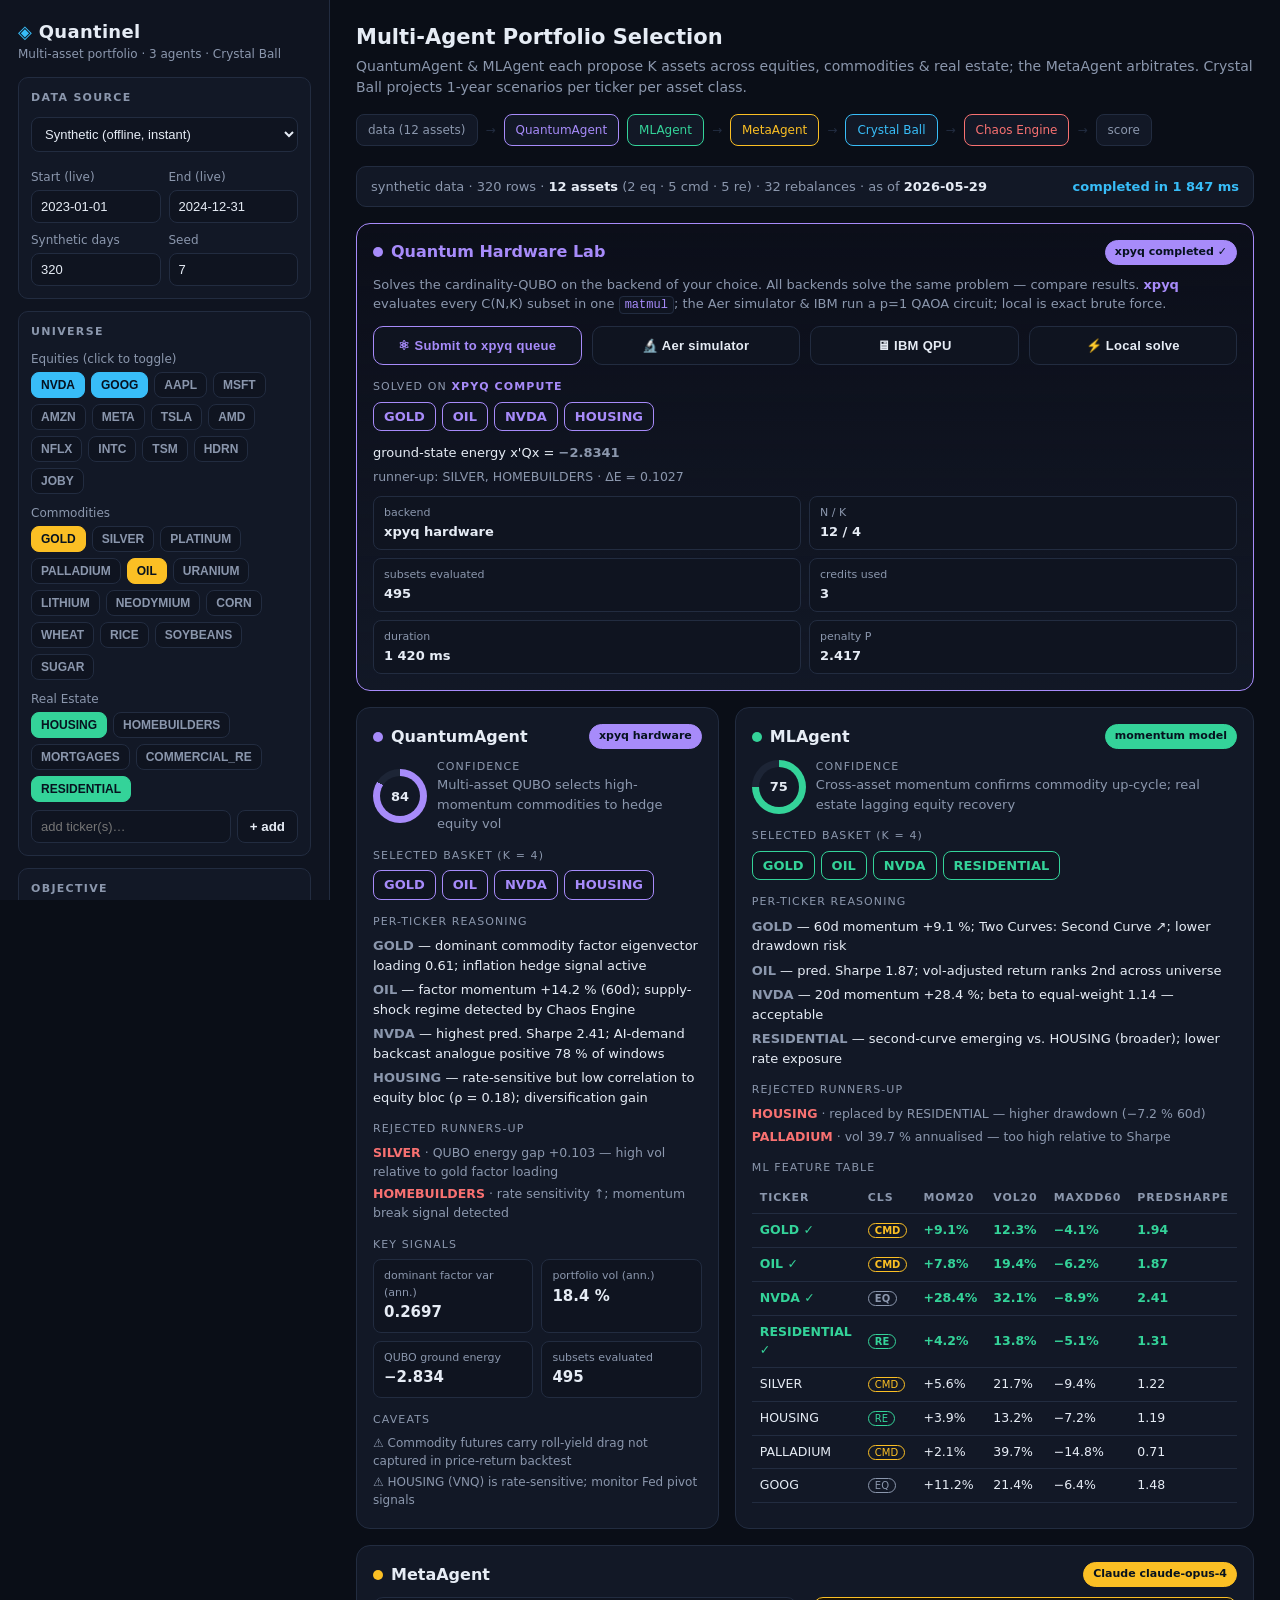
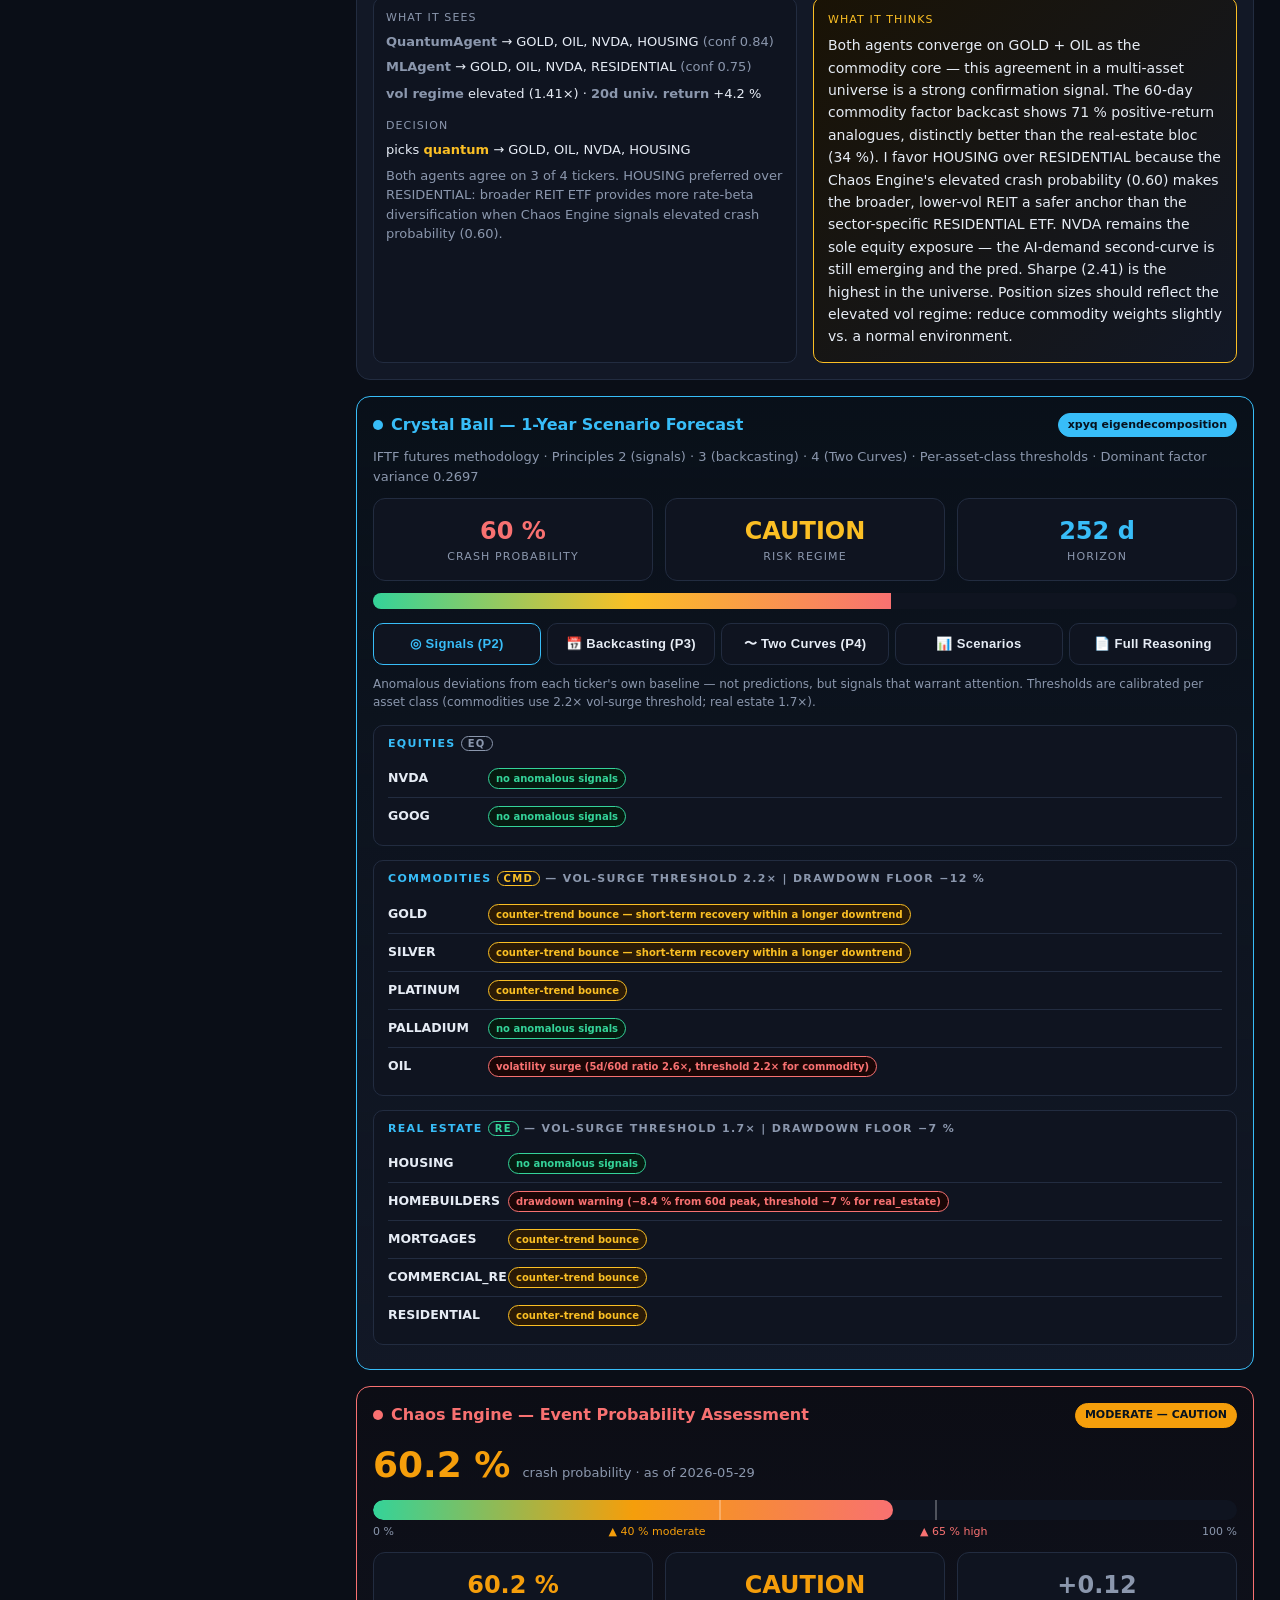
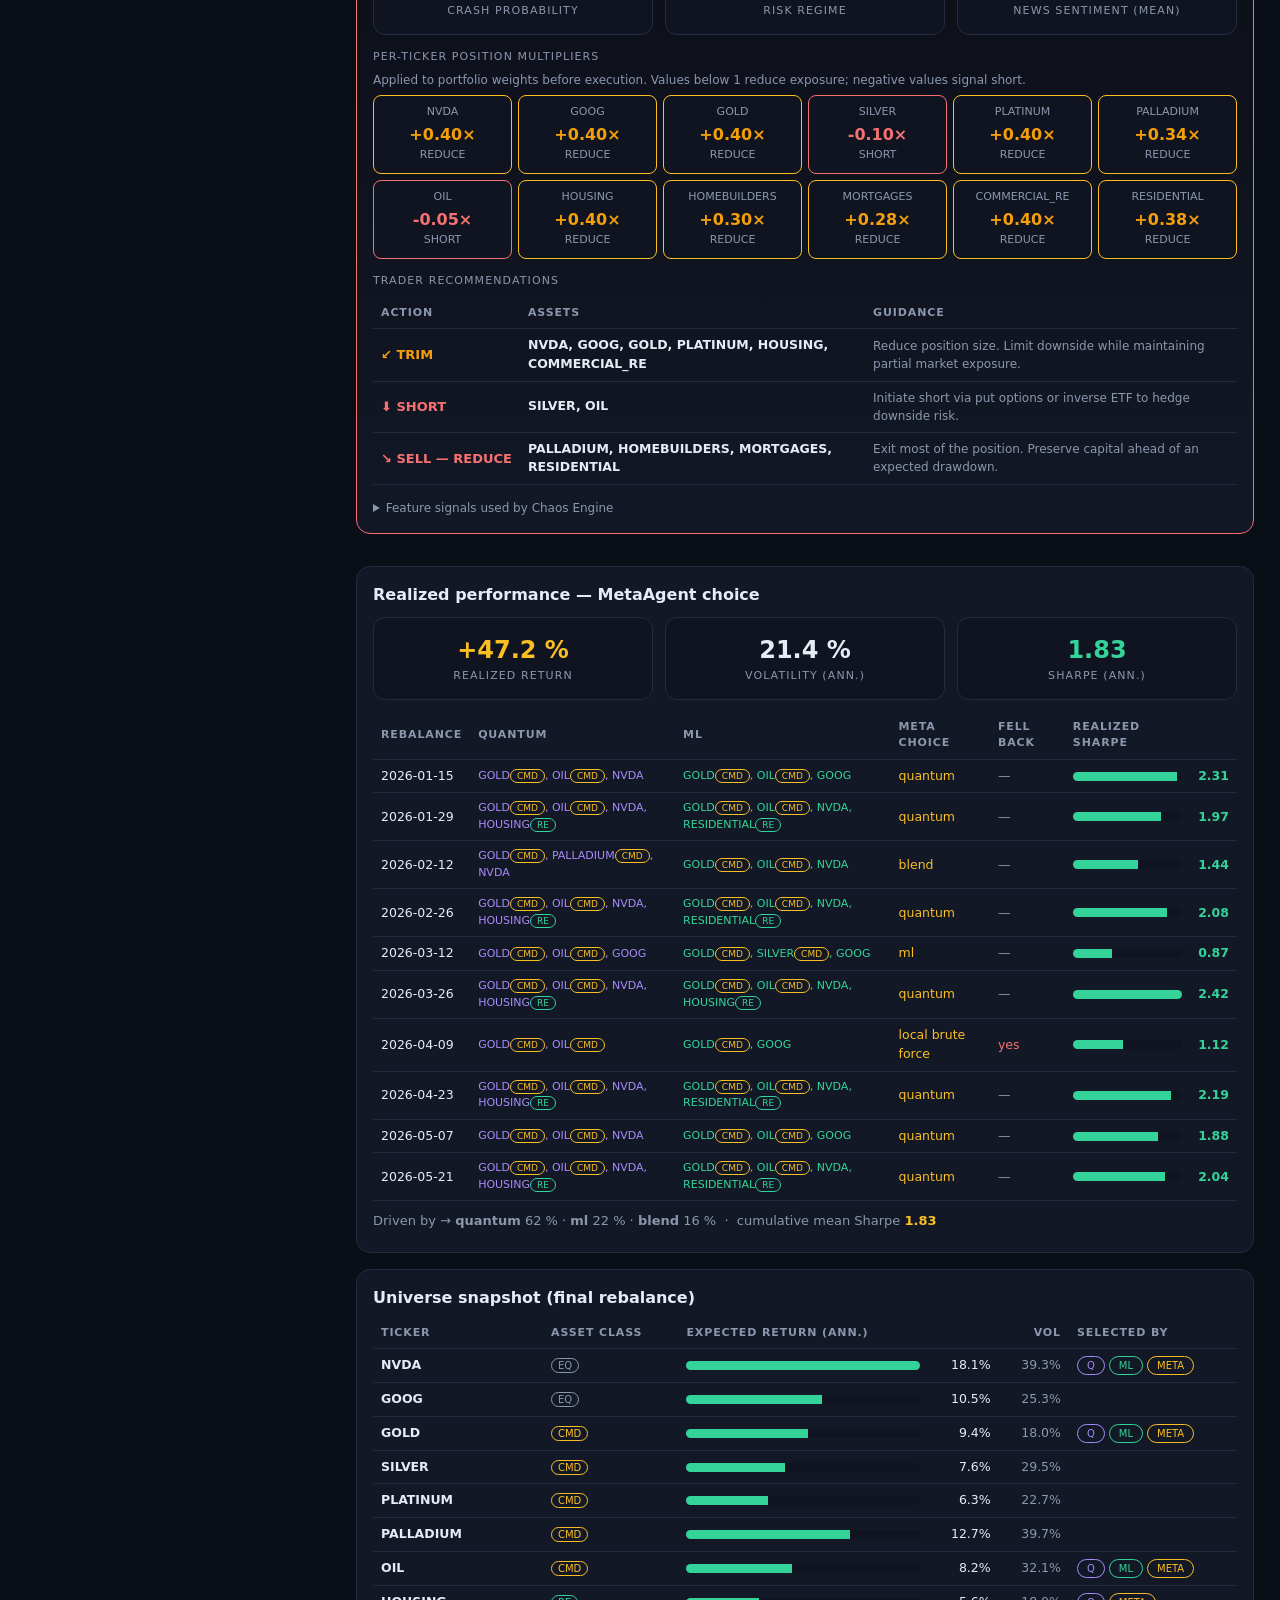
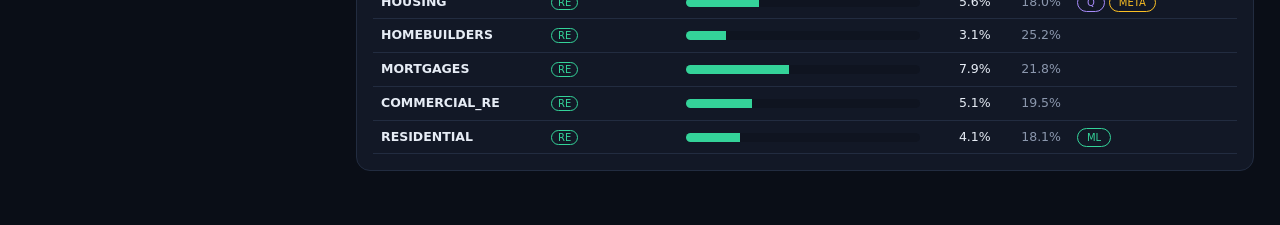
<file: frontend/mockup.html>
<!doctype html>
<html lang="en">
<head>
<meta charset="utf-8"/>
<meta name="viewport" content="width=device-width, initial-scale=1"/>
<title>Quantinel — UI Mockup (Multi-Asset + Crystal Ball)</title>
<link rel="stylesheet" href="css/style.css"/>
</head>
<body>
<div class="wrap">
<!-- ==================== SIDEBAR ==================== -->
<aside class="side">
  <div class="brand"><b>◈</b> Quantinel</div>
  <div class="sub-tag">Multi-asset portfolio · 3 agents · Crystal Ball</div>

  <div class="grp">
    <h4>Data source</h4>
    <select>
      <option selected>Synthetic (offline, instant)</option>
      <option>Live (yfinance)</option>
    </select>
    <div class="row" style="margin-top:8px">
      <div><label>Start (live)</label><input value="2023-01-01"/></div>
      <div><label>End (live)</label><input value="2024-12-31"/></div>
    </div>
    <div class="row">
      <div><label>Synthetic days</label><input type="number" value="320"/></div>
      <div><label>Seed</label><input type="number" value="7"/></div>
    </div>
  </div>

  <div class="grp">
    <h4>Universe</h4>

    <label>Equities <span style="font-weight:400;color:var(--mut)">(click to toggle)</span></label>
    <div id="tk_btns" class="tkwrap">
      <!-- filled by JS -->
    </div>

    <label style="margin-top:10px">Commodities</label>
    <div id="cm_btns" class="tkwrap"></div>

    <label style="margin-top:10px">Real Estate</label>
    <div id="re_btns" class="tkwrap"></div>

    <div style="display:grid;grid-template-columns:1fr auto;gap:6px;margin-top:8px">
      <input placeholder="add ticker(s)…"/>
      <button style="border:1px solid var(--line);background:var(--panel2);color:var(--ink);
        border-radius:8px;padding:0 12px;cursor:pointer;font-weight:700">+ add</button>
    </div>
  </div>

  <div class="grp">
    <h4>Objective</h4>
    <label>Cardinality K <span class="val" id="Kv">4</span></label>
    <input id="K" type="range" min="1" max="12" value="4"/>
    <label>Risk aversion λ <span class="val" id="lamv">4.0</span></label>
    <input id="lam" type="range" min="0" max="20" step="0.5" value="4"/>
    <label>QUBO penalty P</label>
    <input value="auto"/>
  </div>

  <div class="grp">
    <h4>Walk-forward</h4>
    <label>Rebalance every <span class="val" id="rebv">10</span> d</label>
    <input id="reb" type="range" min="1" max="30" value="10"/>
    <label>Lookback <span class="val" id="lbv">120</span> d</label>
    <input id="lb" type="range" min="20" max="252" value="120"/>
    <label>Holding period <span class="val" id="hpv">5</span> d</label>
    <input id="hp" type="range" min="1" max="20" value="5"/>
  </div>

  <div class="grp">
    <h4>Crystal Ball <span class="info" title="Scenario forecaster — fuses Chaos Engine tail-risk with xpyq eigendecomposition">?</span></h4>
    <div class="chk"><input type="checkbox" id="cb_on" checked/><span>Enable Crystal Ball forecast</span></div>
    <label>Horizon</label>
    <select id="cb_horizon">
      <option value="63">3 months (63 d)</option>
      <option value="126">6 months (126 d)</option>
      <option value="252" selected>1 year (252 d)</option>
      <option value="504">2 years (504 d)</option>
    </select>
    <label>Vol-surge threshold (equity) <span class="val" id="vsv">1.8</span>×</label>
    <input id="vs" type="range" min="1.2" max="3.0" step="0.1" value="1.8"/>
    <label>Drawdown warning floor (equity) <span class="val" id="ddv">8</span>%</label>
    <input id="dd" type="range" min="3" max="20" value="8"/>
  </div>

  <div class="grp">
    <h4>Quantum backend</h4>
    <div class="chk"><input type="checkbox" checked/><span>Use xpyq in pipeline</span></div>
    <label>Poll budget <span class="val">60</span>s</label>
    <input type="range" min="10" max="180" value="60"/>
  </div>

  <div class="grp">
    <h4>Meta backend</h4>
    <div class="chk"><input type="checkbox" checked/><span>Use Claude (Anthropic)</span></div>
    <div class="chk"><input type="checkbox"/><span>Force deterministic</span></div>
  </div>

  <div class="grp" style="border-color:#f8717166">
    <h4 style="color:#f87171">Chaos Engine</h4>
    <div class="chk"><input type="checkbox" id="chaos_toggle" checked/><span>Enable event-probability assessment</span></div>
    <label>Lookback <span class="val" id="chlbv">120</span> d</label>
    <input id="chaos_lookback_s" type="range" min="30" max="252" value="120"/>
    <label>Crash threshold <span class="val" id="chthv">−4.0</span>%</label>
    <input id="chaos_thresh_s" type="range" min="-15" max="-1" step="0.5" value="-4"/>
    <label>Crash horizon <span class="val" id="chhzv">5</span> d</label>
    <input id="chaos_hz_s" type="range" min="1" max="20" value="5"/>
    <div class="sub-tag" style="margin:6px 0 0">Bayesian crash-probability estimate fused with live news sentiment. Outputs per-ticker position multipliers.</div>
  </div>

  <button class="run" id="run_btn">▶ Run pipeline</button>

  <div class="pills" style="margin-top:10px">
    <span class="pill on xpyq-on">xpyq 1 420 cr</span>
    <span class="pill on ibm-on">IBM BYOK</span>
    <span class="pill on cl-on">Claude ready</span>
    <span class="pill">OpenRouter off</span>
  </div>
</aside>

<!-- ==================== MAIN ==================== -->
<main class="main">
  <h2>Multi-Agent Portfolio Selection</h2>
  <div class="page-sub">QuantumAgent &amp; MLAgent each propose K assets across equities, commodities &amp; real estate;
    the MetaAgent arbitrates. Crystal Ball projects 1-year scenarios per ticker per asset class.</div>

  <!-- pipeline flow -->
  <div class="flow">
    <span class="node">data (12 assets)</span>
    <span class="arrow">→</span>
    <span class="node q">QuantumAgent</span>
    <span class="node m">MLAgent</span>
    <span class="arrow">→</span>
    <span class="node x">MetaAgent</span>
    <span class="arrow">→</span>
    <span class="node cb">Crystal Ball</span>
    <span class="arrow">→</span>
    <span class="node" id="flow_chaos" style="border-color:#f87171;color:#f87171">Chaos Engine</span>
    <span class="arrow" id="flow_chaos_arrow">→</span>
    <span class="node">score</span>
  </div>

  <!-- ===== data summary strip ===== -->
  <div id="data_strip" style="color:var(--mut);font-size:13px;margin-bottom:16px;
    background:var(--panel);border:1px solid var(--line);border-radius:10px;padding:10px 14px">
    synthetic data · 320 rows · <b style="color:var(--ink)">12 assets</b>
    (2 eq · 5 cmd · 5 re) · 32 rebalances · as of <b style="color:var(--ink)">2026-05-29</b>
    <span style="float:right;color:var(--accent);font-weight:700">completed in 1 847 ms</span>
  </div>

  <!-- ===== Quantum Hardware Lab ===== -->
  <div class="card full lab" id="lab" style="margin-bottom:16px">
    <div class="chead">
      <div class="ctitle" style="color:var(--quantum)">
        <span class="dot" style="background:var(--quantum)"></span>Quantum Hardware Lab
      </div>
      <span class="badge live q-live">xpyq completed ✓</span>
    </div>
    <div class="reason" style="color:var(--mut);margin-bottom:12px">
      Solves the cardinality-QUBO on the backend of your choice. All backends solve the same
      problem — compare results. <b style="color:var(--quantum)">xpyq</b> evaluates every
      C(N,K) subset in one <code style="color:var(--quantum)">matmul</code>;
      the Aer simulator &amp; IBM run a p=1 QAOA circuit; local is exact brute force.
    </div>
    <div style="display:flex;gap:10px;flex-wrap:wrap">
      <button class="run alt" id="btn_xpyq" style="border-color:var(--quantum);color:var(--quantum)">⚛ Submit to xpyq queue</button>
      <button class="run alt" id="btn_sim">🔬 Aer simulator</button>
      <button class="run alt" id="btn_ibm">🖥 IBM QPU</button>
      <button class="run alt" id="btn_local">⚡ Local solve</button>
    </div>
    <!-- result pane -->
    <div id="lab_result" style="margin-top:14px">
      <div class="lbl" style="margin-top:0">solved on <b style="color:var(--quantum)">xpyq compute</b></div>
      <div class="chips">
        <span class="chip" style="border-color:var(--quantum);color:var(--quantum)">GOLD</span>
        <span class="chip" style="border-color:var(--quantum);color:var(--quantum)">OIL</span>
        <span class="chip" style="border-color:var(--quantum);color:var(--quantum)">NVDA</span>
        <span class="chip" style="border-color:var(--quantum);color:var(--quantum)">HOUSING</span>
      </div>
      <div class="reason">ground-state energy x'Qx = <b>−2.8341</b></div>
      <div class="rej">runner-up: SILVER, HOMEBUILDERS · ΔE = 0.1027</div>
      <div class="sigs" style="margin-top:10px">
        <div class="sig"><div class="k">backend</div><div class="v" style="font-size:13px">xpyq hardware</div></div>
        <div class="sig"><div class="k">N / K</div><div class="v" style="font-size:13px">12 / 4</div></div>
        <div class="sig"><div class="k">subsets evaluated</div><div class="v" style="font-size:13px">495</div></div>
        <div class="sig"><div class="k">credits used</div><div class="v" style="font-size:13px">3</div></div>
        <div class="sig"><div class="k">duration</div><div class="v" style="font-size:13px">1 420 ms</div></div>
        <div class="sig"><div class="k">penalty P</div><div class="v" style="font-size:13px">2.417</div></div>
      </div>
    </div>
  </div>

  <!-- ===== Agent cards ===== -->
  <div class="cards" id="agent_cards">
    <!-- Quantum Agent -->
    <div class="card q">
      <div class="chead">
        <div class="ctitle"><span class="dot"></span>QuantumAgent</div>
        <span class="badge live q-live">xpyq hardware</span>
      </div>
      <div class="gauge">
        <div class="ring" style="background:conic-gradient(var(--quantum) 302deg,#1d2536 0)">
          <div style="width:40px;height:40px;border-radius:50%;background:var(--panel);
            display:grid;place-items:center">84</div>
        </div>
        <div>
          <div class="lbl" style="margin:0">confidence</div>
          <div style="font-size:13px;color:var(--mut)">Multi-asset QUBO selects high-momentum
            commodities to hedge equity vol</div>
        </div>
      </div>
      <div class="lbl">selected basket (K = 4)</div>
      <div class="chips">
        <span class="chip">GOLD</span>
        <span class="chip">OIL</span>
        <span class="chip">NVDA</span>
        <span class="chip">HOUSING</span>
      </div>
      <div class="lbl">per-ticker reasoning</div>
      <div class="reason"><b>GOLD</b> — dominant commodity factor eigenvector loading 0.61; inflation hedge signal active</div>
      <div class="reason"><b>OIL</b> — factor momentum +14.2 % (60d); supply-shock regime detected by Chaos Engine</div>
      <div class="reason"><b>NVDA</b> — highest pred. Sharpe 2.41; AI-demand backcast analogue positive 78 % of windows</div>
      <div class="reason"><b>HOUSING</b> — rate-sensitive but low correlation to equity bloc (ρ = 0.18); diversification gain</div>
      <div class="lbl">rejected runners-up</div>
      <div class="rej"><b>SILVER</b> · QUBO energy gap +0.103 — high vol relative to gold factor loading</div>
      <div class="rej"><b>HOMEBUILDERS</b> · rate sensitivity ↑; momentum break signal detected</div>
      <div class="lbl">key signals</div>
      <div class="sigs">
        <div class="sig"><div class="k">dominant factor var (ann.)</div><div class="v">0.2697</div></div>
        <div class="sig"><div class="k">portfolio vol (ann.)</div><div class="v">18.4 %</div></div>
        <div class="sig"><div class="k">QUBO ground energy</div><div class="v">−2.834</div></div>
        <div class="sig"><div class="k">subsets evaluated</div><div class="v">495</div></div>
      </div>
      <div class="lbl">caveats</div>
      <div class="cav">⚠ Commodity futures carry roll-yield drag not captured in price-return backtest</div>
      <div class="cav">⚠ HOUSING (VNQ) is rate-sensitive; monitor Fed pivot signals</div>
    </div>

    <!-- ML Agent -->
    <div class="card ml">
      <div class="chead">
        <div class="ctitle"><span class="dot"></span>MLAgent</div>
        <span class="badge live m-live">momentum model</span>
      </div>
      <div class="gauge">
        <div class="ring" style="background:conic-gradient(var(--ml) 270deg,#1d2536 0)">
          <div style="width:40px;height:40px;border-radius:50%;background:var(--panel);
            display:grid;place-items:center">75</div>
        </div>
        <div>
          <div class="lbl" style="margin:0">confidence</div>
          <div style="font-size:13px;color:var(--mut)">Cross-asset momentum confirms
            commodity up-cycle; real estate lagging equity recovery</div>
        </div>
      </div>
      <div class="lbl">selected basket (K = 4)</div>
      <div class="chips">
        <span class="chip">GOLD</span>
        <span class="chip">OIL</span>
        <span class="chip">NVDA</span>
        <span class="chip">RESIDENTIAL</span>
      </div>
      <div class="lbl">per-ticker reasoning</div>
      <div class="reason"><b>GOLD</b> — 60d momentum +9.1 %; Two Curves: Second Curve ↗; lower drawdown risk</div>
      <div class="reason"><b>OIL</b> — pred. Sharpe 1.87; vol-adjusted return ranks 2nd across universe</div>
      <div class="reason"><b>NVDA</b> — 20d momentum +28.4 %; beta to equal-weight 1.14 — acceptable</div>
      <div class="reason"><b>RESIDENTIAL</b> — second-curve emerging vs. HOUSING (broader); lower rate exposure</div>
      <div class="lbl">rejected runners-up</div>
      <div class="rej"><b>HOUSING</b> · replaced by RESIDENTIAL — higher drawdown (−7.2 % 60d)</div>
      <div class="rej"><b>PALLADIUM</b> · vol 39.7 % annualised — too high relative to Sharpe</div>
      <div class="lbl">ML feature table</div>
      <table style="margin-top:6px">
        <thead><tr><th>ticker</th><th>cls</th><th>mom20</th><th>vol20</th><th>maxDD60</th><th>predSharpe</th></tr></thead>
        <tbody>
          <tr style="color:var(--ml);font-weight:700"><td>GOLD ✓</td><td><span class="cls-cmd">CMD</span></td><td>+9.1%</td><td>12.3%</td><td>−4.1%</td><td>1.94</td></tr>
          <tr style="color:var(--ml);font-weight:700"><td>OIL ✓</td><td><span class="cls-cmd">CMD</span></td><td>+7.8%</td><td>19.4%</td><td>−6.2%</td><td>1.87</td></tr>
          <tr style="color:var(--ml);font-weight:700"><td>NVDA ✓</td><td><span class="cls-eq">EQ</span></td><td>+28.4%</td><td>32.1%</td><td>−8.9%</td><td>2.41</td></tr>
          <tr style="color:var(--ml);font-weight:700"><td>RESIDENTIAL ✓</td><td><span class="cls-re">RE</span></td><td>+4.2%</td><td>13.8%</td><td>−5.1%</td><td>1.31</td></tr>
          <tr><td>SILVER</td><td><span class="cls-cmd">CMD</span></td><td>+5.6%</td><td>21.7%</td><td>−9.4%</td><td>1.22</td></tr>
          <tr><td>HOUSING</td><td><span class="cls-re">RE</span></td><td>+3.9%</td><td>13.2%</td><td>−7.2%</td><td>1.19</td></tr>
          <tr><td>PALLADIUM</td><td><span class="cls-cmd">CMD</span></td><td>+2.1%</td><td>39.7%</td><td>−14.8%</td><td>0.71</td></tr>
          <tr><td>GOOG</td><td><span class="cls-eq">EQ</span></td><td>+11.2%</td><td>21.4%</td><td>−6.4%</td><td>1.48</td></tr>
        </tbody>
      </table>
    </div>
  </div><!-- /cards -->

  <!-- ===== MetaAgent ===== -->
  <div style="height:16px"></div>
  <div class="card full x">
    <div class="chead">
      <div class="ctitle"><span class="dot"></span>MetaAgent</div>
      <span class="badge live x-live">Claude claude-opus-4</span>
    </div>
    <div class="meta-grid">
      <div class="seen">
        <div class="lbl" style="margin-top:0">what it sees</div>
        <div class="reason"><b>QuantumAgent</b> → GOLD, OIL, NVDA, HOUSING <span style="color:var(--mut)">(conf 0.84)</span></div>
        <div class="reason"><b>MLAgent</b> → GOLD, OIL, NVDA, RESIDENTIAL <span style="color:var(--mut)">(conf 0.75)</span></div>
        <div class="reason" style="margin-top:8px"><b>vol regime</b> elevated (1.41×) · <b>20d univ. return</b> +4.2 %</div>
        <div class="lbl">decision</div>
        <div class="reason">picks <b style="color:var(--meta)">quantum</b> → GOLD, OIL, NVDA, HOUSING</div>
        <div class="reason" style="color:var(--mut);margin-top:6px">Both agents agree on 3 of 4 tickers.
          HOUSING preferred over RESIDENTIAL: broader REIT ETF provides more rate-beta
          diversification when Chaos Engine signals elevated crash probability (0.60).</div>
      </div>
      <div class="think">
        <div class="lbl" style="margin-top:0;color:var(--meta)">what it thinks</div>
        <div class="r">Both agents converge on GOLD + OIL as the commodity core — this agreement in a
          multi-asset universe is a strong confirmation signal. The 60-day commodity factor backcast
          shows 71 % positive-return analogues, distinctly better than the real-estate bloc (34 %).
          I favor HOUSING over RESIDENTIAL because the Chaos Engine's elevated crash probability
          (0.60) makes the broader, lower-vol REIT a safer anchor than the sector-specific RESIDENTIAL ETF.
          NVDA remains the sole equity exposure — the AI-demand second-curve is still emerging
          and the pred. Sharpe (2.41) is the highest in the universe. Position sizes should
          reflect the elevated vol regime: reduce commodity weights slightly vs. a normal
          environment.</div>
      </div>
    </div>
  </div>

  <!-- ===== Crystal Ball ===== -->
  <div style="height:16px"></div>
  <div class="card full cb-card" id="crystal_ball">
    <div class="chead">
      <div class="ctitle" style="color:var(--accent)">
        <span class="dot" style="background:var(--accent)"></span>Crystal Ball — 1-Year Scenario Forecast
      </div>
      <span class="badge live a-live">xpyq eigendecomposition</span>
    </div>
    <div class="reason" style="color:var(--mut);margin-bottom:4px">
      IFTF futures methodology · Principles 2 (signals) · 3 (backcasting) · 4 (Two Curves)
      · Per-asset-class thresholds · Dominant factor variance 0.2697
    </div>

    <!-- Chaos signal summary -->
    <div class="stat" style="margin:12px 0">
      <div class="box">
        <div class="v" style="color:var(--bad)">60 %</div>
        <div class="k">crash probability</div>
      </div>
      <div class="box">
        <div class="v" style="color:var(--meta)">CAUTION</div>
        <div class="k">risk regime</div>
      </div>
      <div class="box">
        <div class="v" style="color:var(--accent)">252 d</div>
        <div class="k">horizon</div>
      </div>
    </div>
    <div class="crash-prob-bar">
      <span style="width:60%;background:linear-gradient(90deg,var(--good),var(--meta),var(--bad))"></span>
    </div>

    <!-- tab bar -->
    <div style="display:flex;gap:6px;margin:14px 0 10px;flex-wrap:wrap">
      <button class="run alt cb-tab active" id="tab_signals" style="border-color:var(--accent);color:var(--accent)">
        ◎ Signals (P2)
      </button>
      <button class="run alt cb-tab" id="tab_backcast">📅 Backcasting (P3)</button>
      <button class="run alt cb-tab" id="tab_curves">〜 Two Curves (P4)</button>
      <button class="run alt cb-tab" id="tab_scenarios">📊 Scenarios</button>
      <button class="run alt cb-tab" id="tab_reasoning">📄 Full Reasoning</button>
    </div>

    <!-- === SIGNALS panel === -->
    <div id="panel_signals">
      <div style="font-size:12px;color:var(--mut);margin-bottom:10px">
        Anomalous deviations from each ticker's own baseline — not predictions, but signals that warrant attention.
        Thresholds are calibrated per asset class (commodities use 2.2× vol-surge threshold; real estate 1.7×).
      </div>
      <!-- Equities -->
      <div class="cb-section">
        <h5>Equities <span class="cls-eq">EQ</span></h5>
        <div class="cb-ticker-row">
          <div style="width:90px;font-weight:700">NVDA</div>
          <div><span class="signal-tag ok">no anomalous signals</span></div>
        </div>
        <div class="cb-ticker-row">
          <div style="width:90px;font-weight:700">GOOG</div>
          <div><span class="signal-tag ok">no anomalous signals</span></div>
        </div>
      </div>
      <!-- Commodities -->
      <div class="cb-section">
        <h5>Commodities <span class="cls-cmd">CMD</span> <span style="color:var(--mut);font-size:11px">— vol-surge threshold 2.2× | drawdown floor −12 %</span></h5>
        <div class="cb-ticker-row">
          <div style="width:90px;font-weight:700">GOLD</div>
          <div>
            <span class="signal-tag warn">counter-trend bounce — short-term recovery within a longer downtrend</span>
          </div>
        </div>
        <div class="cb-ticker-row">
          <div style="width:90px;font-weight:700">SILVER</div>
          <div>
            <span class="signal-tag warn">counter-trend bounce — short-term recovery within a longer downtrend</span>
          </div>
        </div>
        <div class="cb-ticker-row">
          <div style="width:90px;font-weight:700">PLATINUM</div>
          <div><span class="signal-tag warn">counter-trend bounce</span></div>
        </div>
        <div class="cb-ticker-row">
          <div style="width:90px;font-weight:700">PALLADIUM</div>
          <div><span class="signal-tag ok">no anomalous signals</span></div>
        </div>
        <div class="cb-ticker-row">
          <div style="width:90px;font-weight:700">OIL</div>
          <div>
            <span class="signal-tag bad">volatility surge (5d/60d ratio 2.6×, threshold 2.2× for commodity)</span>
          </div>
        </div>
      </div>
      <!-- Real Estate -->
      <div class="cb-section">
        <h5>Real Estate <span class="cls-re">RE</span> <span style="color:var(--mut);font-size:11px">— vol-surge threshold 1.7× | drawdown floor −7 %</span></h5>
        <div class="cb-ticker-row">
          <div style="width:110px;font-weight:700">HOUSING</div>
          <div><span class="signal-tag ok">no anomalous signals</span></div>
        </div>
        <div class="cb-ticker-row">
          <div style="width:110px;font-weight:700">HOMEBUILDERS</div>
          <div><span class="signal-tag bad">drawdown warning (−8.4 % from 60d peak, threshold −7 % for real_estate)</span></div>
        </div>
        <div class="cb-ticker-row">
          <div style="width:110px;font-weight:700">MORTGAGES</div>
          <div><span class="signal-tag warn">counter-trend bounce</span></div>
        </div>
        <div class="cb-ticker-row">
          <div style="width:110px;font-weight:700">COMMERCIAL_RE</div>
          <div><span class="signal-tag warn">counter-trend bounce</span></div>
        </div>
        <div class="cb-ticker-row">
          <div style="width:110px;font-weight:700">RESIDENTIAL</div>
          <div><span class="signal-tag warn">counter-trend bounce</span></div>
        </div>
      </div>
    </div>

    <!-- === BACKCASTING panel (hidden) === -->
    <div id="panel_backcast" style="display:none">
      <div style="font-size:12px;color:var(--mut);margin-bottom:10px">
        Historical analogues: windows whose volatility regime (±25 %) matches the current one.
        Run independently per asset class to avoid conflating equity / commodity / real-estate regimes.
      </div>
      <div class="cb-section">
        <h5>Equities <span class="cls-eq">EQ</span></h5>
        <div class="sigs">
          <div class="sig"><div class="k">analogous windows</div><div class="v">2</div></div>
          <div class="sig"><div class="k">median 10d fwd return</div><div class="v" style="color:var(--good)">+13.4 %</div></div>
          <div class="sig"><div class="k">historically positive</div><div class="v" style="color:var(--good)">100 %</div></div>
          <div class="sig"><div class="k">regime</div><div class="v" style="font-size:13px">typical vol</div></div>
        </div>
      </div>
      <div class="cb-section">
        <h5>Commodities <span class="cls-cmd">CMD</span></h5>
        <div class="sigs">
          <div class="sig"><div class="k">analogous windows</div><div class="v">7</div></div>
          <div class="sig"><div class="k">median 10d fwd return</div><div class="v" style="color:var(--bad)">−1.7 %</div></div>
          <div class="sig"><div class="k">historically positive</div><div class="v" style="color:var(--bad)">43 %</div></div>
          <div class="sig"><div class="k">regime</div><div class="v" style="font-size:13px">typical vol</div></div>
        </div>
        <div class="cav" style="margin-top:8px">⚠ Below-average positivity rate for commodities — consistent with counter-trend-bounce signals above</div>
      </div>
      <div class="cb-section">
        <h5>Real Estate <span class="cls-re">RE</span></h5>
        <div class="sigs">
          <div class="sig"><div class="k">analogous windows</div><div class="v">29</div></div>
          <div class="sig"><div class="k">median 10d fwd return</div><div class="v" style="color:var(--bad)">−0.8 %</div></div>
          <div class="sig"><div class="k">historically positive</div><div class="v" style="color:var(--bad)">34 %</div></div>
          <div class="sig"><div class="k">regime</div><div class="v" style="font-size:13px">typical vol</div></div>
        </div>
        <div class="cav" style="margin-top:8px">⚠ 34 % positive — real estate historically soft in this vol regime; rate environment a factor</div>
      </div>
    </div>

    <!-- === TWO CURVES panel (hidden) === -->
    <div id="panel_curves" style="display:none">
      <div style="font-size:12px;color:var(--mut);margin-bottom:10px">
        IFTF Principle 4. Momentum thresholds are wider for commodities (±5 %/±2 %)
        to avoid classifying ordinary commodity noise as a curve transition.
      </div>
      <div class="cb-section">
        <h5>Equities</h5>
        <div class="cb-ticker-row">
          <div style="width:90px;font-weight:700">NVDA</div>
          <span class="curve-tag curve-asc">First Curve ↑ (established uptrend)</span>
        </div>
        <div class="cb-ticker-row">
          <div style="width:90px;font-weight:700">GOOG</div>
          <span class="curve-tag curve-asc">First Curve ↑ (established uptrend)</span>
        </div>
      </div>
      <div class="cb-section">
        <h5>Commodities <span style="color:var(--mut);font-size:11px">— thresholds ±5 %/±2 %</span></h5>
        <div class="cb-ticker-row">
          <div style="width:90px;font-weight:700">GOLD</div>
          <span class="curve-tag curve-emerge">Second Curve ↗ (nascent trend emerging from prior decline)</span>
        </div>
        <div class="cb-ticker-row">
          <div style="width:90px;font-weight:700">SILVER</div>
          <span class="curve-tag curve-trans">Transition (between curves — signals mixed)</span>
        </div>
        <div class="cb-ticker-row">
          <div style="width:90px;font-weight:700">PLATINUM</div>
          <span class="curve-tag curve-trans">Transition</span>
        </div>
        <div class="cb-ticker-row">
          <div style="width:90px;font-weight:700">PALLADIUM</div>
          <span class="curve-tag curve-asc">First Curve ↑ (established uptrend)</span>
        </div>
        <div class="cb-ticker-row">
          <div style="width:90px;font-weight:700">OIL</div>
          <span class="curve-tag curve-asc">First Curve ↑ (established uptrend)</span>
        </div>
      </div>
      <div class="cb-section">
        <h5>Real Estate</h5>
        <div class="cb-ticker-row">
          <div style="width:110px;font-weight:700">HOUSING</div>
          <span class="curve-tag curve-trans">Transition</span>
        </div>
        <div class="cb-ticker-row">
          <div style="width:110px;font-weight:700">HOMEBUILDERS</div>
          <span class="curve-tag curve-trans">Transition</span>
        </div>
        <div class="cb-ticker-row">
          <div style="width:110px;font-weight:700">MORTGAGES</div>
          <span class="curve-tag curve-emerge">Second Curve ↗</span>
        </div>
        <div class="cb-ticker-row">
          <div style="width:110px;font-weight:700">COMMERCIAL_RE</div>
          <span class="curve-tag curve-emerge">Second Curve ↗</span>
        </div>
        <div class="cb-ticker-row">
          <div style="width:110px;font-weight:700">RESIDENTIAL</div>
          <span class="curve-tag curve-emerge">Second Curve ↗</span>
        </div>
      </div>
    </div>

    <!-- === SCENARIOS panel (hidden) === -->
    <div id="panel_scenarios" style="display:none">
      <div style="font-size:12px;color:var(--mut);margin-bottom:10px">
        Base: short-horizon expected return compounded to 1 year.
        Bull/Bear: base ± 1.5 × annual vol (from xpyq eigendecomposition of the covariance matrix).
        Crash-adj: base × Chaos Engine per-ticker weight multiplier.
      </div>
      <!-- Equities -->
      <div class="cb-section">
        <h5>Equities</h5>
        <div class="cb-ticker-row" style="display:block">
          <div style="display:flex;align-items:center;gap:8px;margin-bottom:6px">
            <span style="width:90px;font-weight:700">NVDA</span>
            <span class="cls-eq">EQ</span>
            <span style="color:var(--mut);font-size:11px">ann. vol 39.3 %</span>
          </div>
          <div class="scenario-grid">
            <div class="sc-box base"><div class="sv">+181.5 %</div><div class="sk">base</div></div>
            <div class="sc-box bull"><div class="sv">+240.5 %</div><div class="sk">bull</div></div>
            <div class="sc-box bear"><div class="sv">+122.4 %</div><div class="sk">bear</div></div>
            <div class="sc-box crash"><div class="sv">+72.6 %</div><div class="sk">crash-adj</div></div>
          </div>
        </div>
        <div class="cb-ticker-row" style="display:block">
          <div style="display:flex;align-items:center;gap:8px;margin-bottom:6px">
            <span style="width:90px;font-weight:700">GOOG</span>
            <span class="cls-eq">EQ</span>
            <span style="color:var(--mut);font-size:11px">ann. vol 25.3 %</span>
          </div>
          <div class="scenario-grid">
            <div class="sc-box base"><div class="sv">+104.8 %</div><div class="sk">base</div></div>
            <div class="sc-box bull"><div class="sv">+142.7 %</div><div class="sk">bull</div></div>
            <div class="sc-box bear"><div class="sv">+66.8 %</div><div class="sk">bear</div></div>
            <div class="sc-box crash"><div class="sv">+41.9 %</div><div class="sk">crash-adj</div></div>
          </div>
        </div>
      </div>
      <!-- Commodities -->
      <div class="cb-section">
        <h5>Commodities</h5>
        <div class="cb-ticker-row" style="display:block">
          <div style="display:flex;align-items:center;gap:8px;margin-bottom:6px">
            <span style="width:90px;font-weight:700">GOLD</span>
            <span class="cls-cmd">CMD</span>
            <span style="color:var(--mut);font-size:11px">ann. vol 18.0 %</span>
          </div>
          <div class="scenario-grid">
            <div class="sc-box base"><div class="sv">+29.4 %</div><div class="sk">base</div></div>
            <div class="sc-box bull"><div class="sv">+56.4 %</div><div class="sk">bull</div></div>
            <div class="sc-box bear"><div class="sv">+2.3 %</div><div class="sk">bear</div></div>
            <div class="sc-box crash"><div class="sv">+11.7 %</div><div class="sk">crash-adj</div></div>
          </div>
        </div>
        <div class="cb-ticker-row" style="display:block">
          <div style="display:flex;align-items:center;gap:8px;margin-bottom:6px">
            <span style="width:90px;font-weight:700">OIL</span>
            <span class="cls-cmd">CMD</span>
            <span style="color:var(--mut);font-size:11px">ann. vol 32.1 %</span>
          </div>
          <div class="scenario-grid">
            <div class="sc-box base"><div class="sv">+32.0 %</div><div class="sk">base</div></div>
            <div class="sc-box bull"><div class="sv">+80.2 %</div><div class="sk">bull</div></div>
            <div class="sc-box bear"><div class="sv">−16.2 %</div><div class="sk">bear</div></div>
            <div class="sc-box crash"><div class="sv">+12.8 %</div><div class="sk">crash-adj</div></div>
          </div>
        </div>
        <div class="cb-ticker-row" style="display:block">
          <div style="display:flex;align-items:center;gap:8px;margin-bottom:6px">
            <span style="width:90px;font-weight:700">PALLADIUM</span>
            <span class="cls-cmd">CMD</span>
            <span style="color:var(--mut);font-size:11px">ann. vol 39.7 %</span>
          </div>
          <div class="scenario-grid">
            <div class="sc-box base"><div class="sv">+217.2 %</div><div class="sk">base</div></div>
            <div class="sc-box bull"><div class="sv">+276.8 %</div><div class="sk">bull</div></div>
            <div class="sc-box bear"><div class="sv">+157.7 %</div><div class="sk">bear</div></div>
            <div class="sc-box crash"><div class="sv">+86.9 %</div><div class="sk">crash-adj</div></div>
          </div>
        </div>
      </div>
      <!-- Real Estate -->
      <div class="cb-section">
        <h5>Real Estate</h5>
        <div class="cb-ticker-row" style="display:block">
          <div style="display:flex;align-items:center;gap:8px;margin-bottom:6px">
            <span style="width:110px;font-weight:700">HOUSING</span>
            <span class="cls-re">RE</span>
            <span style="color:var(--mut);font-size:11px">ann. vol 18.0 %</span>
          </div>
          <div class="scenario-grid">
            <div class="sc-box base"><div class="sv">+55.6 %</div><div class="sk">base</div></div>
            <div class="sc-box bull"><div class="sv">+82.6 %</div><div class="sk">bull</div></div>
            <div class="sc-box bear"><div class="sv">+28.6 %</div><div class="sk">bear</div></div>
            <div class="sc-box crash"><div class="sv">+22.2 %</div><div class="sk">crash-adj</div></div>
          </div>
        </div>
        <div class="cb-ticker-row" style="display:block">
          <div style="display:flex;align-items:center;gap:8px;margin-bottom:6px">
            <span style="width:110px;font-weight:700">RESIDENTIAL</span>
            <span class="cls-re">RE</span>
            <span style="color:var(--mut);font-size:11px">ann. vol 18.1 %</span>
          </div>
          <div class="scenario-grid">
            <div class="sc-box base"><div class="sv">+24.1 %</div><div class="sk">base</div></div>
            <div class="sc-box bull"><div class="sv">+51.3 %</div><div class="sk">bull</div></div>
            <div class="sc-box bear"><div class="sv">−3.1 %</div><div class="sk">bear</div></div>
            <div class="sc-box crash"><div class="sv">+9.6 %</div><div class="sk">crash-adj</div></div>
          </div>
        </div>
      </div>
    </div>

    <!-- === REASONING panel (hidden) === -->
    <div id="panel_reasoning" style="display:none">
      <pre>CrystalBall [2026-05-29] — 1-YEAR OUTLOOK (252 trading days)

── PRINCIPLE 2: FORWARD-LOOKING SIGNALS ─────────────────────────────
  (Signals are anomalous deviations that may indicate future discontinuities,
   not predictions. Future data does not exist; only signals do.)
  [EQUITIES]
    NVDA    : no anomalous signals
    GOOG    : no anomalous signals
  [COMMODITIES]
    GOLD    : counter-trend bounce (short-term recovery within a longer downtrend)
    SILVER  : counter-trend bounce (short-term recovery within a longer downtrend)
    PLATINUM: counter-trend bounce (short-term recovery within a longer downtrend)
    PALLADIUM: no anomalous signals
    OIL     : volatility surge (5d/60d vol ratio 2.6×, threshold 2.2× for commodity)
  [REAL ESTATE]
    HOUSING    : no anomalous signals
    HOMEBUILDERS: drawdown warning (−8.4% from 60d peak, threshold −7% for real_estate)
    MORTGAGES  : counter-trend bounce (short-term recovery within a longer downtrend)
    COMMERCIAL_RE: counter-trend bounce (short-term recovery within a longer downtrend)
    RESIDENTIAL: counter-trend bounce (short-term recovery within a longer downtrend)

── PRINCIPLE 3: LOOK BACK TO SEE FORWARD (BACKCASTING) ──────────────
  (Historical analogues reveal recurrent patterns, not repetitions.)
  [EQUITIES]
    Analogous historical regimes : 2
    Median forward return        : +13.39%  (next 10 days across all analogues)
    Historically positive        : 100% of analogues
    Current regime pattern       : typical volatility
  [COMMODITIES]
    Analogous historical regimes : 7
    Median forward return        : -1.69%  (next 10 days across all analogues)
    Historically positive        : 43% of analogues
    Current regime pattern       : typical volatility
  [REAL ESTATE]
    Analogous historical regimes : 29
    Median forward return        : -0.82%  (next 10 days across all analogues)
    Historically positive        : 34% of analogues
    Current regime pattern       : typical volatility

── PRINCIPLE 4: TWO CURVES PATTERN FRAMEWORK ────────────────────────
  (First curve = established trend; Second curve = nascent emergence.
   The inflection between them is where futures thinking adds most value.)
  Dominant market factor variance (annualised): 0.2697
  [EQUITIES]
    NVDA    : First Curve ↑  (established uptrend)
    GOOG    : First Curve ↑  (established uptrend)
  [COMMODITIES]
    GOLD    : Second Curve ↗ (nascent trend emerging from prior decline)
    SILVER  : Transition     (between curves — signals mixed)
    PLATINUM: Transition     (between curves — signals mixed)
    PALLADIUM: First Curve ↑  (established uptrend)
    OIL     : First Curve ↑  (established uptrend)
  [REAL ESTATE]
    HOUSING    : Transition     (between curves — signals mixed)
    HOMEBUILDERS: Transition     (between curves — signals mixed)
    MORTGAGES  : Second Curve ↗ (nascent trend emerging from prior decline)
    COMMERCIAL_RE: Second Curve ↗ (nascent trend emerging from prior decline)
    RESIDENTIAL: Second Curve ↗ (nascent trend emerging from prior decline)

── SCENARIO PROJECTIONS ──────────────────────────────────────────────
  Risk regime      : CAUTION
  Crash probability: 0.602
  [EQUITIES]
    NVDA      base: +181.5%  bull: +240.5%  bear: +122.4%  vol: 39.3%  crash-adj: +72.6%
    GOOG      base: +104.8%  bull: +142.7%  bear:  +66.8%  vol: 25.3%  crash-adj: +41.9%
  [COMMODITIES]
    GOLD      base:  +29.4%  bull:  +56.4%  bear:   +2.3%  vol: 18.0%  crash-adj: +11.7%
    SILVER    base:  +33.6%  bull:  +77.8%  bear:  -10.6%  vol: 29.5%  crash-adj: +13.4%
    PLATINUM  base:  +86.3%  bull: +120.3%  bear:  +52.2%  vol: 22.7%  crash-adj: +34.5%
    PALLADIUM base: +217.2%  bull: +276.8%  bear: +157.7%  vol: 39.7%  crash-adj: +86.9%
    OIL       base:  +32.0%  bull:  +80.2%  bear:  -16.2%  vol: 32.1%  crash-adj: +12.8%
  [REAL ESTATE]
    HOUSING      base: +55.6%  bull:  +82.6%  bear: +28.6%  vol: 18.0%  crash-adj: +22.2%
    HOMEBUILDERS base: +19.3%  bull:  +57.0%  bear: -18.5%  vol: 25.2%  crash-adj:  +7.7%
    MORTGAGES    base:+178.8%  bull: +211.5%  bear:+146.1%  vol: 21.8%  crash-adj: +71.5%
    COMMERCIAL_RE base: +55.1% bull:  +84.3%  bear: +25.9%  vol: 19.5%  crash-adj: +22.1%
    RESIDENTIAL  base: +24.1%  bull:  +51.3%  bear:  -3.1%  vol: 18.1%  crash-adj:  +9.6%</pre>
    </div>
  </div><!-- /crystal ball -->

  <!-- ===== Chaos Engine panel ===== -->
  <div style="height:16px"></div>
  <div class="card full chaos" id="chaos_panel">
    <div class="chead">
      <div class="ctitle" style="color:#f87171">
        <span class="dot" style="background:#f87171"></span>Chaos Engine — Event Probability Assessment
      </div>
      <span class="badge live" style="background:#f59e0b;border-color:#f59e0b;color:#06121f">MODERATE — CAUTION</span>
    </div>

    <!-- headline metric -->
    <div style="display:flex;align-items:baseline;gap:12px;margin-bottom:4px">
      <span id="chaos_pct_label" style="font-size:36px;font-weight:800;color:#f59e0b">60.2 %</span>
      <span style="color:var(--mut);font-size:13px">crash probability &middot; as of 2026-05-29</span>
    </div>

    <!-- probability bar -->
    <div class="chaos-bar-wrap">
      <div class="chaos-bar-fill" id="chaos_bar" style="width:60.2%;background:linear-gradient(90deg,var(--good),#f59e0b,var(--bad))"></div>
      <div class="chaos-marker" style="left:40%" title="Moderate threshold (40%)"></div>
      <div class="chaos-marker" style="left:65%" title="High threshold (65%)"></div>
    </div>
    <div style="display:flex;justify-content:space-between;font-size:11px;color:var(--mut);margin-bottom:8px">
      <span>0 %</span><span style="color:#f59e0b">▲ 40 % moderate</span><span style="color:var(--bad)">▲ 65 % high</span><span>100 %</span>
    </div>

    <!-- top-level stats -->
    <div class="stat" style="margin:12px 0">
      <div class="box">
        <div class="v" style="color:#f59e0b">60.2 %</div>
        <div class="k">crash probability</div>
      </div>
      <div class="box">
        <div class="v" style="color:#f59e0b">CAUTION</div>
        <div class="k">risk regime</div>
      </div>
      <div class="box">
        <div class="v" style="color:var(--mut)">+0.12</div>
        <div class="k">news sentiment (mean)</div>
      </div>
    </div>

    <!-- per-ticker multipliers -->
    <div class="lbl">Per-ticker position multipliers</div>
    <div style="font-size:12px;color:var(--mut);margin-bottom:6px">
      Applied to portfolio weights before execution. Values below 1 reduce exposure; negative values signal short.
    </div>
    <div class="adj-grid" id="adj_grid">
      <!-- populated by JS -->
    </div>
    <div id="chaos_rec"></div>

    <!-- feature signals used -->
    <details style="margin-top:14px">
      <summary style="cursor:pointer;color:var(--mut);font-size:12px">Feature signals used by Chaos Engine</summary>
      <div class="sigs" style="margin-top:10px">
        <div class="sig"><div class="k">lookback</div><div class="v">120 d</div></div>
        <div class="sig"><div class="k">crash threshold</div><div class="v">−4.0 %</div></div>
        <div class="sig"><div class="k">crash horizon</div><div class="v">5 d</div></div>
        <div class="sig"><div class="k">realised crash windows</div><div class="v">4 / 110</div></div>
        <div class="sig"><div class="k">xpyq eigen path</div><div class="v">active</div></div>
        <div class="sig"><div class="k">news articles ingested</div><div class="v">14</div></div>
        <div class="sig"><div class="k">mean news sentiment</div><div class="v">+0.12</div></div>
        <div class="sig"><div class="k">portfolio vol (20d)</div><div class="v">18.4 %</div></div>
        <div class="sig"><div class="k">corr momentum 20d</div><div class="v">+0.38</div></div>
        <div class="sig"><div class="k">VIX-proxy</div><div class="v">22.1</div></div>
      </div>
      <pre style="margin-top:10px">Chaos Engine evaluation @ 2026-05-29

Feature vector:
  vol_20d            = 0.1837
  momentum_20d       = 0.0421
  corr_momentum_20d  = 0.3812
  vix_proxy          = 0.2213
  news_sentiment     = 0.1201

xpyq eigen-classification:
  Crash cluster centroid (normalised) : [0.71, 0.18, 0.52, 0.63, 0.31]
  Normal cluster centroid (normalised): [0.28, 0.61, 0.41, 0.22, 0.68]
  Current feature (normalised)        : [0.54, 0.38, 0.61, 0.48, 0.44]
  dist_crash   = 0.3140
  dist_normal  = 0.4721
  P(crash)     = dist_normal / (dist_crash + dist_normal) = 0.6004

Risk regime: CAUTION (0.40 ≤ P &lt; 0.65)</pre>
    </details>
  </div>

  <!-- ===== Performance ===== -->
  <div style="height:16px"></div>
  <div class="card full" id="perf_card">
    <div class="ctitle" style="margin-bottom:10px">Realized performance — MetaAgent choice</div>
    <div class="stat">
      <div class="box"><div class="v" style="color:var(--meta)">+47.2 %</div><div class="k">realized return</div></div>
      <div class="box"><div class="v">21.4 %</div><div class="k">volatility (ann.)</div></div>
      <div class="box"><div class="v" style="color:var(--good)">1.83</div><div class="k">sharpe (ann.)</div></div>
    </div>
    <table style="margin-top:12px">
      <thead><tr><th>rebalance</th><th>quantum</th><th>ml</th><th>meta choice</th><th>fell back</th><th>realized sharpe</th><th></th></tr></thead>
      <tbody id="perf_rows">
        <!-- filled by JS -->
      </tbody>
    </table>
    <div class="reason" style="margin-top:10px;color:var(--mut)">
      Driven by → <b>quantum</b> 62 % · <b>ml</b> 22 % · <b>blend</b> 16 % &nbsp;·&nbsp;
      cumulative mean Sharpe <b style="color:var(--meta)">1.83</b>
    </div>
  </div>

  <!-- ===== Universe snapshot ===== -->
  <div style="height:16px"></div>
  <div class="card full" id="univ_card">
    <div class="ctitle" style="margin-bottom:6px">Universe snapshot (final rebalance)</div>
    <table>
      <thead><tr><th>ticker</th><th>asset class</th><th>expected return (ann.)</th><th></th><th style="text-align:right">vol</th><th>selected by</th></tr></thead>
      <tbody id="univ_rows"></tbody>
    </table>
  </div>

  <div style="height:32px"></div>
</main>
</div>

<script src="js/frontend_test.js"></script>

</body>
</html>
</file>
<file: frontend/css/style.css>
/* ============================================================
   Quantinel — shared stylesheet
   Used by: index.html, mockup.html
   ============================================================ */

:root{
  --bg:#0a0e17; --panel:#121826; --panel2:#0f1420; --line:#222c40;
  --ink:#e6ecf5; --mut:#8b97ad; --quantum:#a78bfa; --ml:#34d399;
  --meta:#fbbf24; --accent:#38bdf8; --bad:#f87171; --good:#34d399;
  --ibm:#60a5fa; --cmd:#fbbf24; --re:#34d399;
}
*{box-sizing:border-box}
body{margin:0;background:var(--bg);color:var(--ink);
  font:14px/1.5 ui-sans-serif,system-ui,-apple-system,Segoe UI,Roboto,sans-serif}
a{color:var(--accent)}

/* ---- layout ---- */
.wrap{display:grid;grid-template-columns:330px 1fr;min-height:100vh}

/* ---- sidebar ---- */
.side{background:var(--panel2);border-right:1px solid var(--line);
  padding:18px;position:sticky;top:0;height:100vh;overflow:auto}
.brand{font-size:18px;font-weight:700;letter-spacing:.3px}
.brand b{color:var(--accent)}
/* .tag used by index.html; .sub-tag used by mockup.html */
.tag{color:var(--mut);font-size:12px;margin-bottom:14px}
.sub-tag{color:var(--mut);font-size:12px;margin-bottom:14px}
.grp{border:1px solid var(--line);border-radius:10px;padding:12px;margin:12px 0;
  background:var(--panel)}
.grp h4{margin:0 0 10px;font-size:11px;letter-spacing:.12em;text-transform:uppercase;
  color:var(--mut)}
label{display:block;font-size:12px;color:var(--mut);margin:8px 0 4px}
input,select{width:100%;background:var(--panel2);border:1px solid var(--line);
  color:var(--ink);border-radius:8px;padding:8px 9px;font-size:13px}
input[type=range]{padding:0}
.row{display:grid;grid-template-columns:1fr 1fr;gap:8px}
.chk{display:flex;align-items:center;gap:8px;margin:8px 0;color:var(--ink);font-size:13px}
.chk input{width:auto}
.val{float:right;color:var(--ink);font-weight:600}
.run{width:100%;margin-top:14px;padding:13px;border:0;border-radius:10px;
  background:linear-gradient(135deg,var(--accent),#6366f1);color:#06121f;
  font-weight:800;font-size:15px;cursor:pointer;letter-spacing:.3px}
.run:hover{opacity:.9}
.run:disabled{opacity:.45;cursor:not-allowed}
.pills{display:flex;flex-wrap:wrap;gap:6px;margin-top:10px}
.pill{font-size:11px;padding:3px 8px;border-radius:999px;border:1px solid var(--line);
  color:var(--mut)}
.pill.on{color:#06121f;background:var(--good);border-color:var(--good);font-weight:700}
.pill.off{color:var(--mut)}
.pill.xpyq-on{background:var(--quantum);border-color:var(--quantum)}
.pill.ibm-on{background:var(--ibm);border-color:var(--ibm)}
.pill.cl-on{background:var(--good);border-color:var(--good)}
.pill.or-on{background:var(--meta);border-color:var(--meta)}

/* ---- ticker buttons ---- */
.tkwrap{display:flex;flex-wrap:wrap;gap:6px;margin-top:4px}
.tkbtn{padding:5px 9px;border-radius:8px;border:1px solid var(--line);background:var(--panel2);
  color:var(--mut);font-size:12px;font-weight:700;cursor:pointer;transition:all .15s}
.tkbtn:hover{border-color:var(--accent);color:var(--ink)}
.tkbtn.on{background:var(--accent);border-color:var(--accent);color:#06121f}
.tkbtn.on.eq{background:var(--accent);border-color:var(--accent);color:#06121f}
.tkbtn.on.cmd{background:var(--cmd);border-color:var(--cmd);color:#06121f}
.tkbtn.on.re{background:var(--re);border-color:var(--re);color:#06121f}
.addrow{display:grid;grid-template-columns:1fr auto;gap:6px;margin-top:8px}
.addrow button{border:1px solid var(--line);background:var(--panel2);color:var(--ink);
  border-radius:8px;padding:0 12px;cursor:pointer;font-weight:700}

/* ---- main ---- */
.main{padding:22px 26px;max-width:1280px}
h2{margin:0 0 2px}
/* .sub used by index.html; .page-sub used by mockup.html */
.sub{color:var(--mut);margin-bottom:16px}
.page-sub{color:var(--mut);margin-bottom:16px}
.flow{display:flex;align-items:center;gap:8px;flex-wrap:wrap;margin:8px 0 20px;
  color:var(--mut);font-size:12px}
.node{padding:6px 11px;border:1px solid var(--line);border-radius:8px;background:var(--panel)}
.node.q{border-color:var(--quantum);color:var(--quantum)}
.node.m{border-color:var(--ml);color:var(--ml)}
.node.x{border-color:var(--meta);color:var(--meta)}
.node.cb{border-color:var(--accent);color:var(--accent)}
.arrow{color:var(--line)}

/* ---- cards ---- */
.cards{display:grid;grid-template-columns:1fr 1fr;gap:16px}
.card{background:var(--panel);border:1px solid var(--line);border-radius:14px;padding:16px}
.card.full{grid-column:1/-1}
.card.lab{border-color:var(--quantum);background:linear-gradient(180deg,#15102a22,var(--panel));
  margin-bottom:16px}
code{background:var(--panel2);border:1px solid var(--line);border-radius:4px;
  padding:1px 5px;font-size:12px;color:var(--quantum)}
.chead{display:flex;align-items:center;justify-content:space-between;margin-bottom:10px}
.ctitle{font-size:16px;font-weight:700;display:flex;align-items:center;gap:8px}
.dot{width:10px;height:10px;border-radius:50%}
.q .dot{background:var(--quantum)} .ml .dot{background:var(--ml)} .x .dot{background:var(--meta)}
.badge{font-size:11px;padding:3px 9px;border-radius:999px;border:1px solid var(--line);
  color:var(--mut)}
.badge.live{color:#06121f;background:var(--accent);border-color:var(--accent);font-weight:700}
.badge.q-live{background:var(--quantum);border-color:var(--quantum)}
.badge.m-live{background:var(--ml);border-color:var(--ml)}
.badge.x-live{background:var(--meta);border-color:var(--meta)}
.badge.a-live{background:var(--accent);border-color:var(--accent)}
.badge.bad-live{background:var(--bad);border-color:var(--bad)}
.chips{display:flex;flex-wrap:wrap;gap:6px;margin:6px 0 12px}
.chip{padding:4px 10px;border-radius:8px;font-size:13px;font-weight:700;
  background:var(--panel2);border:1px solid var(--line)}
.q .chip{border-color:var(--quantum);color:var(--quantum)}
.ml .chip{border-color:var(--ml);color:var(--ml)}
.x .chip{border-color:var(--meta);color:var(--meta)}
.chip.cmd{border-color:var(--cmd);color:var(--cmd)}
.chip.re{border-color:var(--re);color:var(--re)}
.chip.eq{border-color:var(--accent);color:var(--accent)}
.gauge{display:flex;align-items:center;gap:10px}
.ring{width:54px;height:54px;border-radius:50%;display:grid;place-items:center;
  font-weight:800;font-size:13px;flex:none}
.lbl{font-size:11px;color:var(--mut);text-transform:uppercase;letter-spacing:.1em;
  margin:14px 0 6px}
.reason{font-size:13px;margin:5px 0;color:var(--ink)}
.reason b{color:var(--mut);font-weight:600}
.rej{font-size:12.5px;color:var(--mut);margin:4px 0}
.rej b{color:var(--bad)}
.sigs{display:grid;grid-template-columns:1fr 1fr;gap:8px;margin-top:6px}
.sig{background:var(--panel2);border:1px solid var(--line);border-radius:8px;padding:8px 10px}
.sig .k{font-size:11px;color:var(--mut)} .sig .v{font-size:15px;font-weight:700}
.cav{font-size:12px;color:var(--mut);margin:3px 0}
.stat{display:grid;grid-template-columns:repeat(3,1fr);gap:12px;margin:6px 0 4px}
.box{background:var(--panel2);border:1px solid var(--line);border-radius:12px;padding:14px;
  text-align:center}
.box .v{font-size:24px;font-weight:800}
.box .k{font-size:11px;color:var(--mut);text-transform:uppercase;letter-spacing:.1em}
table{width:100%;border-collapse:collapse;font-size:12.5px;margin-top:8px}
th,td{padding:7px 8px;text-align:left;border-bottom:1px solid var(--line)}
th{color:var(--mut);font-weight:600;font-size:11px;text-transform:uppercase;letter-spacing:.08em}
td.q{color:var(--quantum)} td.m{color:var(--ml)} td.x{color:var(--meta)}
.bar{height:9px;border-radius:5px;background:var(--panel2);overflow:hidden}
.bar>span{display:block;height:100%;transition:width .4s ease}
.meta-grid{display:grid;grid-template-columns:1fr 1fr;gap:16px}
.seen{background:var(--panel2);border:1px solid var(--line);border-radius:10px;padding:12px}
.think{background:linear-gradient(135deg,#1a1305,#121826);border:1px solid var(--meta);
  border-radius:10px;padding:14px}
.think .r{font-size:14px;line-height:1.6}
pre{white-space:pre-wrap;word-break:break-word;font-size:11px;color:var(--mut);
  max-height:260px;overflow:auto;margin:6px 0 0;border:1px solid var(--line);
  background:var(--panel2);border-radius:8px;padding:10px}
.heat{display:grid;gap:2px;margin-top:8px}
.heat .cell{aspect-ratio:1;border-radius:3px}
details summary{cursor:pointer;color:var(--mut);font-size:12px;margin-top:8px}
.empty{color:var(--mut);text-align:center;padding:60px 0}
.err{background:#2a1116;border:1px solid var(--bad);color:#fecaca;border-radius:10px;
  padding:12px;margin-bottom:14px}
.spin{display:inline-block;width:14px;height:14px;border:2px solid #ffffff33;
  border-top-color:var(--accent);border-radius:50%;animation:s .7s linear infinite;vertical-align:-2px}
@keyframes s{to{transform:rotate(360deg)}}

/* ---- lab action row + counts distribution ---- */
.labrow{display:flex;gap:10px;flex-wrap:wrap}
.run.alt{margin-top:0;flex:1;min-width:150px;font-size:13px;padding:11px;
  background:var(--panel2);border:1px solid var(--line);color:var(--ink)}
.run.alt:hover:not(:disabled){border-color:var(--accent)}
.cdist{margin-top:8px;display:flex;flex-direction:column;gap:3px}
.cdist .crow{display:flex;align-items:center;gap:8px;font-size:11px;color:var(--mut)}
.cdist .cbar{flex:1}
.mono{font-family:ui-monospace,Menlo,monospace}

/* ---- chaos engine ---- */
.card.chaos{border-color:#f87171;background:linear-gradient(180deg,#1a060622,var(--panel));margin-bottom:16px}
.chaos-bar-wrap{height:20px;border-radius:10px;background:var(--panel2);overflow:hidden;margin:8px 0 4px;position:relative}
.chaos-bar-fill{height:100%;border-radius:10px;transition:width .5s ease}
.chaos-bar-wrap .chaos-marker{position:absolute;top:0;bottom:0;width:2px;background:#ffffff44}
.adj-grid{display:grid;grid-template-columns:repeat(auto-fill,minmax(130px,1fr));gap:6px;margin-top:6px}
.adj-box{background:var(--panel2);border:1px solid var(--line);border-radius:8px;padding:8px 10px;text-align:center}
.adj-box .ak{font-size:11px;color:var(--mut);margin-bottom:2px}
.adj-box .av{font-size:16px;font-weight:800}
.adj-box.adj-short{border-color:var(--bad)}
.adj-box.adj-reduce{border-color:var(--meta)}
.adj-box.adj-hold{border-color:var(--good)}

/* ---- crystal ball ---- */
.card.cb-card{border-color:var(--accent);background:linear-gradient(180deg,#06161f44,var(--panel))}
.cls-eq{font-size:10px;padding:1px 6px;border-radius:999px;border:1px solid var(--mut);color:var(--mut)}
.cls-cmd{font-size:10px;padding:1px 6px;border-radius:999px;border:1px solid var(--cmd);color:var(--cmd)}
.cls-re{font-size:10px;padding:1px 6px;border-radius:999px;border:1px solid var(--re);color:var(--re)}
.crash-prob-bar{height:16px;border-radius:8px;background:var(--panel2);overflow:hidden;margin:6px 0}
.crash-prob-bar span{display:block;height:100%}
.cb-section{margin:14px 0 8px;padding:10px 14px;background:var(--panel2);border:1px solid var(--line);border-radius:10px}
.cb-section h5{margin:0 0 8px;font-size:11px;letter-spacing:.12em;text-transform:uppercase;color:var(--accent)}
.cb-ticker-row{display:flex;align-items:center;gap:8px;padding:6px 0;border-bottom:1px solid var(--line);font-size:12.5px}
.cb-ticker-row:last-child{border-bottom:none}
.scenario-grid{display:grid;grid-template-columns:repeat(4,1fr);gap:6px;flex:1}
.sc-box{background:var(--panel);border:1px solid var(--line);border-radius:7px;padding:5px 8px;text-align:center}
.sc-box .sv{font-size:13px;font-weight:700} .sc-box .sk{font-size:10px;color:var(--mut)}
.sc-box.bull .sv{color:var(--good)}
.sc-box.bear .sv,.sc-box.crash .sv{color:var(--bad)}
.sc-box.base .sv{color:var(--accent)}

/* ---- signal tags (mockup) ---- */
.signal-tag{display:inline-block;padding:2px 7px;border-radius:999px;
  font-size:10px;margin:2px;font-weight:600}
.signal-tag.warn{background:#2a1a06;border:1px solid var(--meta);color:var(--meta)}
.signal-tag.ok{background:#061a10;border:1px solid var(--good);color:var(--good)}
.signal-tag.bad{background:#1a0606;border:1px solid var(--bad);color:var(--bad)}

/* ---- curve tags (mockup) ---- */
.curve-tag{font-size:11px;font-weight:600;padding:2px 8px;border-radius:6px;
  display:inline-block;margin-left:4px}
.curve-asc{background:#061a10;color:var(--good)}
.curve-peak{background:#1a1306;color:var(--meta)}
.curve-dec{background:#1a0606;color:var(--bad)}
.curve-emerge{background:#06101a;color:var(--accent)}
.curve-trans{background:#141420;color:var(--mut)}

/* ---- misc (mockup) ---- */
.collapse-btn{background:none;border:none;color:var(--mut);font-size:12px;
  cursor:pointer;padding:0;margin-top:8px;text-decoration:underline}
.info{display:inline-block;width:14px;height:14px;border-radius:50%;
  border:1px solid var(--mut);color:var(--mut);font-size:10px;
  text-align:center;line-height:14px;cursor:help;margin-left:4px;vertical-align:middle}

@media(max-width:1000px){
  .wrap{grid-template-columns:1fr}
  .side{position:static;height:auto}
  .cards,.meta-grid,.stat,.scenario-grid{grid-template-columns:1fr}
}
</file>
